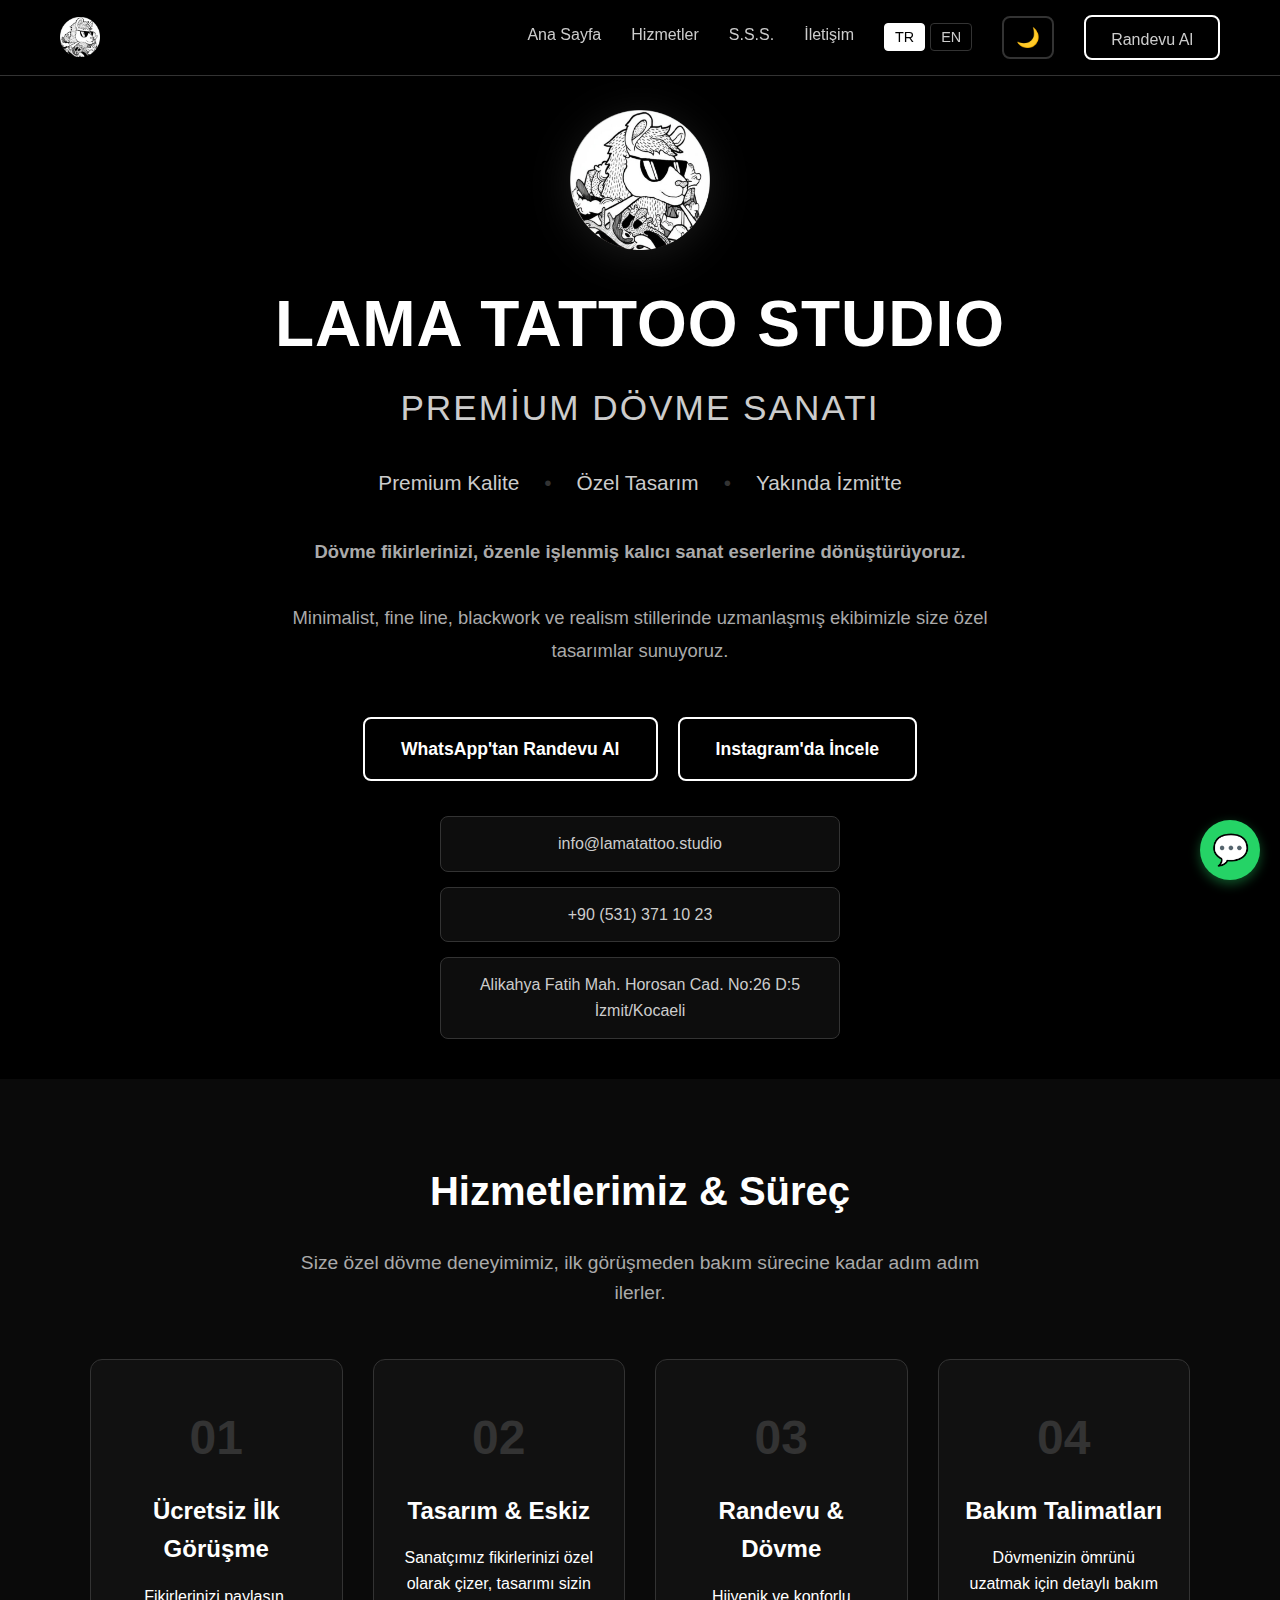
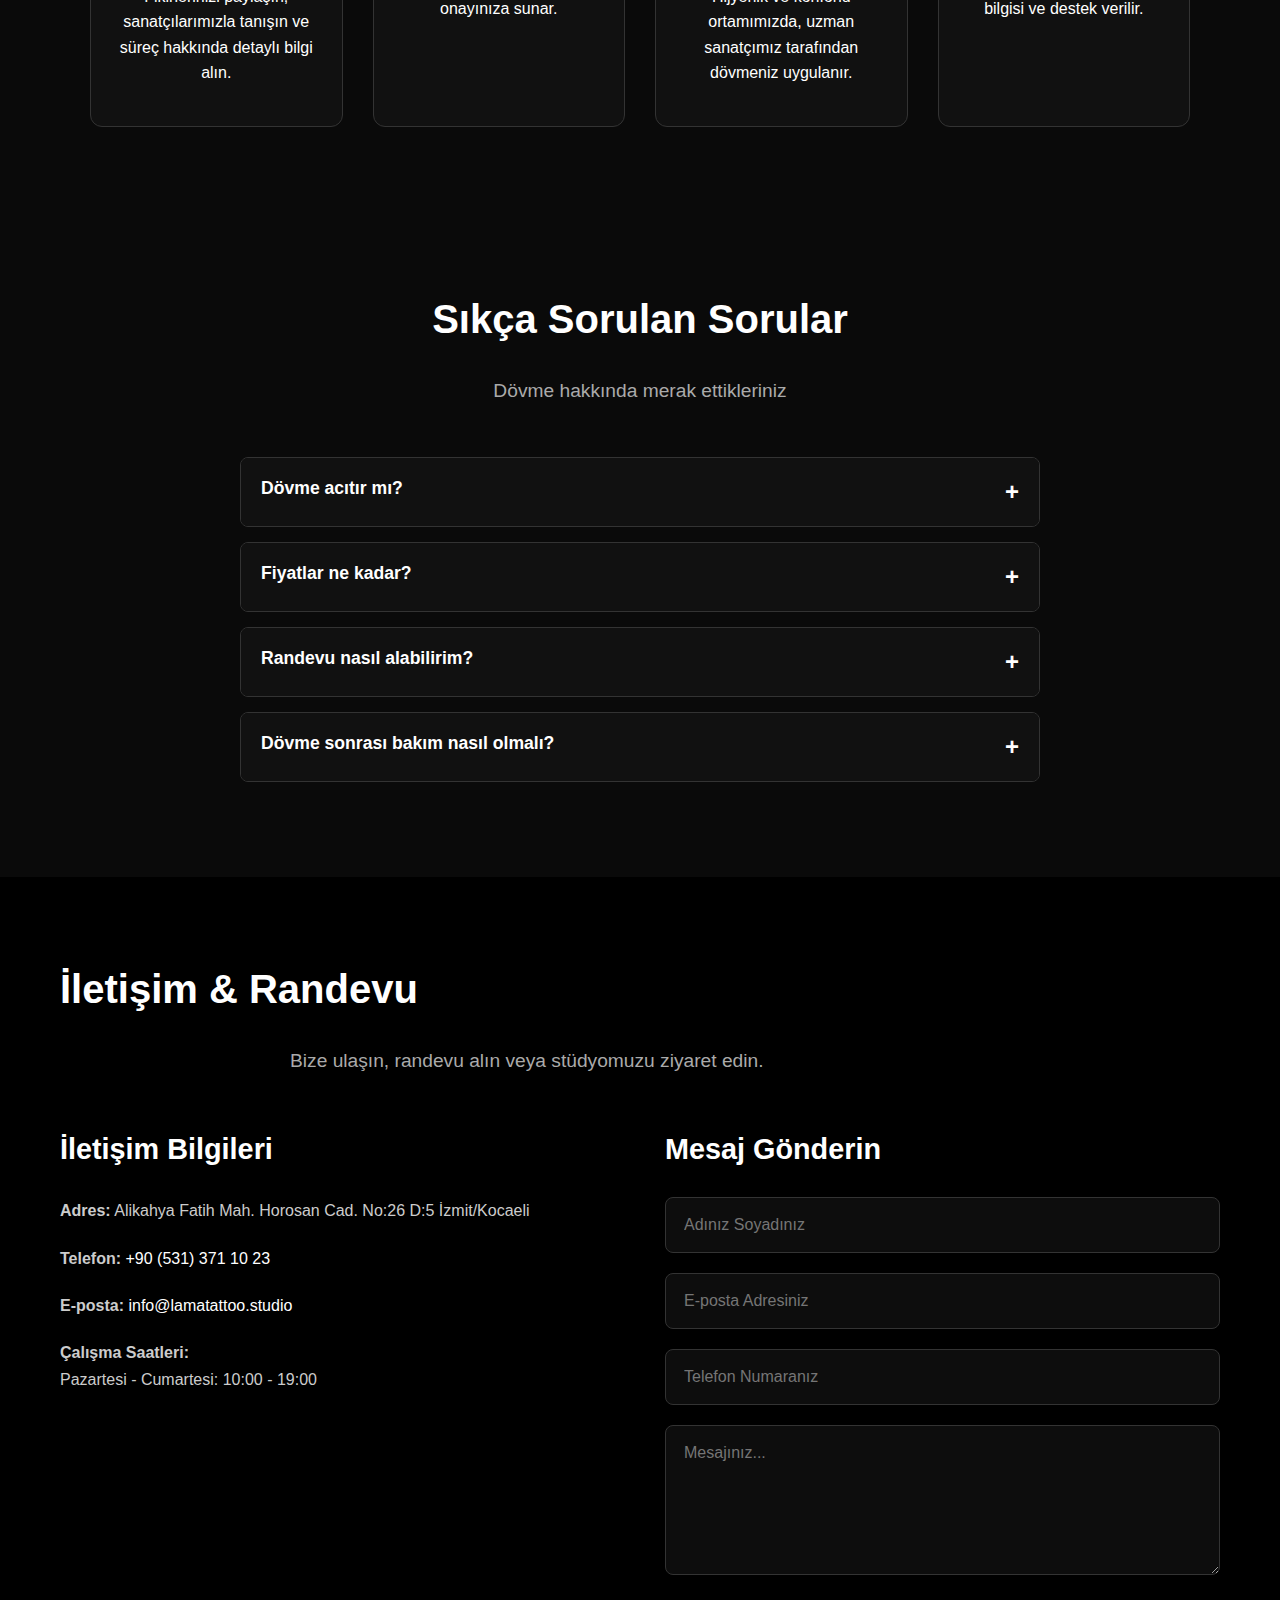
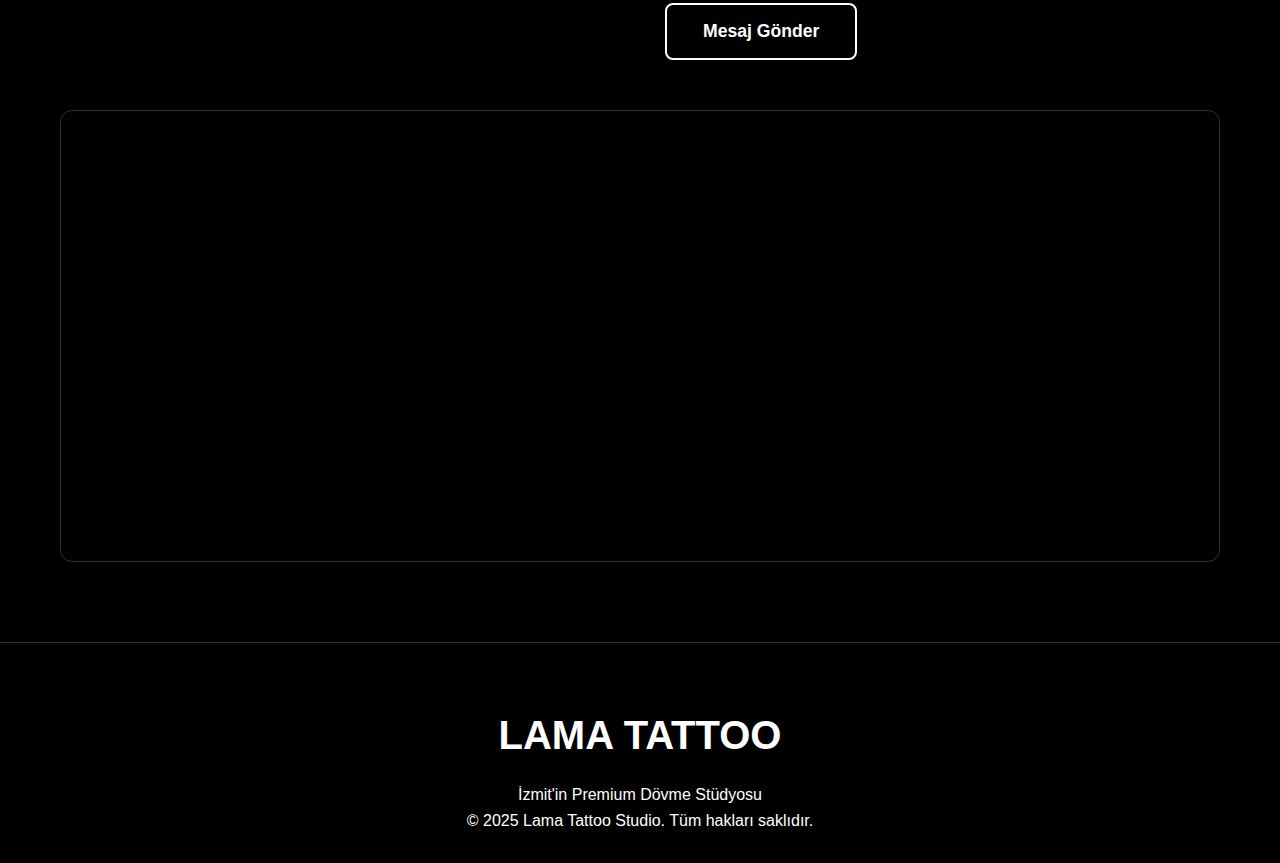
<file: index.html>
<!DOCTYPE html>
<html lang="tr">
<head>
    <meta charset="UTF-8">
    <meta name="viewport" content="width=device-width, initial-scale=1.0">
    <meta http-equiv="X-UA-Compatible" content="IE=edge">
    
    <title>Lama Tattoo Studio İzmit | Premium Dövme Stüdyosu</title>
    <meta name="description" content="İzmit'in premium dövme stüdyosu. Minimalist, fine line, blackwork, geometric ve realism dövme stilleri.">
    
    <link rel="icon" href="data:image/svg+xml,<svg xmlns=%22http://www.w3.org/2000/svg%22 viewBox=%220 0 100 100%22><text y=%22.9em%22 font-size=%2290%22>🦙</text></svg>">
    
    <script async src="https://www.googletagmanager.com/gtag/js?id=G-6H2GPLP2TK"></script>
    <script>
      window.dataLayer = window.dataLayer || [];
      function gtag(){dataLayer.push(arguments);}
      gtag('js', new Date());
      gtag('config', 'G-6H2GPLP2TK');
    </script>
    
    <style>
        :root {
            --bg-primary: #000000;
            --bg-secondary: #0a0a0a;
            --text-primary: #FFFFFF;
            --text-secondary: #CCCCCC;
            --text-tertiary: #AAAAAA;
            --border-color: #333333;
            --accent-color: #FFFFFF;
            --card-bg: #111111;
            --shadow-color: rgba(255, 255, 255, 0.1);
        }
        
        [data-theme="light"] {
            --bg-primary: #FFFFFF;
            --bg-secondary: #F5F5F5;
            --text-primary: #000000;
            --text-secondary: #333333;
            --text-tertiary: #555555;
            --border-color: #DDDDDD;
            --accent-color: #000000;
            --card-bg: #FFFFFF;
            --shadow-color: rgba(0, 0, 0, 0.1);
        }

        * {
            margin: 0;
            padding: 0;
            box-sizing: border-box;
        }

        html {
            scroll-behavior: smooth;
            scroll-padding-top: 80px;
        }

        body {
            font-family: -apple-system, BlinkMacSystemFont, 'Segoe UI', Roboto, Oxygen, Ubuntu, sans-serif;
            line-height: 1.6;
            color: var(--text-primary);
            background-color: var(--bg-primary);
            overflow-x: hidden;
            transition: background-color 0.3s ease, color 0.3s ease;
        }

        .navbar {
            position: fixed;
            top: 0;
            left: 0;
            width: 100%;
            background-color: rgba(0, 0, 0, 0.95);
            border-bottom: 1px solid var(--border-color);
            z-index: 1000;
            padding: 15px 0;
            transition: all 0.3s ease;
        }
        
        [data-theme="light"] .navbar {
            background-color: rgba(255, 255, 255, 0.95);
            box-shadow: 0 2px 10px var(--shadow-color);
        }

        .nav-container {
            max-width: 1200px;
            margin: 0 auto;
            padding: 0 20px;
            display: flex;
            justify-content: space-between;
            align-items: center;
        }

        .nav-logo {
            height: 40px;
        }

        .nav-links {
            display: flex;
            gap: 30px;
            align-items: center;
        }

        .nav-links a {
            color: var(--text-secondary);
            text-decoration: none;
            font-weight: 500;
            font-size: 1rem;
            transition: all 0.3s ease;
            position: relative;
            padding-bottom: 5px;
        }

        .nav-links a::after {
            content: '';
            position: absolute;
            bottom: 0;
            left: 0;
            width: 0;
            height: 2px;
            background: var(--accent-color);
            transition: width 0.3s ease;
        }

        .nav-links a:hover::after {
            width: 100%;
        }

        .nav-cta {
            background: transparent;
            color: var(--accent-color);
            border: 2px solid var(--accent-color);
            padding: 10px 25px;
            border-radius: 8px;
            text-decoration: none;
            font-weight: 600;
            transition: all 0.3s ease;
        }

        .nav-cta:hover {
            background: var(--accent-color) !important;
            color: #000000 !important;
            transform: scale(1.05);
        }
        
        [data-theme="light"] .nav-cta {
            color: #000000;
            border-color: #000000;
        }
        
        [data-theme="light"] .nav-cta:hover {
            background: #000000 !important;
            color: #FFFFFF !important;
        }
        
        .theme-toggle {
            background: none;
            border: 2px solid var(--border-color);
            color: var(--text-primary);
            padding: 8px 12px;
            border-radius: 8px;
            cursor: pointer;
            font-size: 1.2rem;
            transition: all 0.3s ease;
        }
        
        .theme-toggle:hover {
            border-color: var(--accent-color);
            transform: scale(1.05);
        }
        
        .lang-switcher {
            display: flex;
            gap: 5px;
        }
        
        .lang-btn {
            background: none;
            border: 1px solid var(--border-color);
            color: var(--text-secondary);
            padding: 5px 10px;
            border-radius: 4px;
            cursor: pointer;
            font-size: 0.9rem;
            transition: all 0.3s ease;
        }
        
        .lang-btn.active,
        .lang-btn:hover {
            background: var(--accent-color);
            color: var(--bg-primary);
            border-color: var(--accent-color);
        }

        .hamburger {
            display: none;
            flex-direction: column;
            gap: 5px;
            background: none;
            border: none;
            cursor: pointer;
            padding: 5px;
        }
        
        .hamburger span {
            width: 25px;
            height: 3px;
            background: var(--text-primary);
            transition: all 0.3s ease;
            border-radius: 2px;
        }
        
        .hamburger.active span:nth-child(1) {
            transform: rotate(45deg) translate(8px, 8px);
        }
        
        .hamburger.active span:nth-child(2) {
            opacity: 0;
        }
        
        .hamburger.active span:nth-child(3) {
            transform: rotate(-45deg) translate(7px, -6px);
        }

        @media (max-width: 968px) {
            .hamburger {
                display: flex;
            }
            
            .nav-links {
                position: fixed;
                top: 70px;
                left: -100%;
                flex-direction: column;
                background: var(--bg-primary);
                width: 100%;
                padding: 20px;
                gap: 20px;
                transition: left 0.3s ease;
                border-top: 1px solid var(--border-color);
                max-height: calc(100vh - 70px);
                overflow-y: auto;
            }
            
            .nav-links.active {
                left: 0;
            }
        }

        .container {
            max-width: 1200px;
            margin: 0 auto;
            padding: 0 20px;
        }

        .hero {
            min-height: 100vh;
            display: flex;
            flex-direction: column;
            justify-content: center;
            align-items: center;
            text-align: center;
            padding: 110px 20px 40px;
            background: var(--bg-primary);
        }

        .logo-container {
            margin-bottom: 30px;
        }

        .site-logo {
            max-width: min(450px, 85vw);
            height: auto;
            max-height: 140px;
            filter: drop-shadow(0 6px 20px var(--shadow-color));
        }

        .brand-title {
            font-size: clamp(3rem, 6vw, 4rem);
            font-weight: 800;
            margin: 15px 0 5px;
            letter-spacing: 1px;
        }

        .brand-subtitle {
            font-size: clamp(1.8rem, 3vw, 2.2rem);
            font-weight: 300;
            color: var(--text-secondary);
            margin: 0 0 25px;
            letter-spacing: 2px;
            text-transform: uppercase;
        }

        .premium-tags {
            display: flex;
            flex-wrap: wrap;
            justify-content: center;
            gap: 25px;
            margin-bottom: 35px;
        }

        .premium-tag {
            color: var(--text-secondary);
            font-weight: 500;
            font-size: 1.3rem;
        }

        .premium-tag:not(:last-child)::after {
            content: '•';
            margin-left: 25px;
            color: var(--border-color);
        }

        .hero-description {
            font-size: 1.15rem;
            max-width: 700px;
            margin: 0 auto 50px;
            color: var(--text-tertiary);
            line-height: 1.8;
        }

        .cta-buttons {
            display: flex;
            flex-wrap: wrap;
            gap: 20px;
            justify-content: center;
            margin-bottom: 35px;
        }

        .btn {
            display: inline-flex;
            padding: 16px 36px;
            border-radius: 8px;
            font-weight: 600;
            font-size: 1.1rem;
            text-decoration: none;
            transition: all 0.4s ease;
            border: 2px solid var(--accent-color);
        }

        .btn-primary {
            background: transparent;
            color: var(--accent-color);
        }

        .btn-primary:hover {
            background: var(--accent-color) !important;
            color: #000000 !important;
            transform: translateY(-5px);
        }
        
        [data-theme="light"] .btn-primary {
            color: #000000;
            border-color: #000000;
        }
        
        [data-theme="light"] .btn-primary:hover {
            background: #000000 !important;
            color: #FFFFFF !important;
        }

        .contact-links {
            display: flex;
            flex-direction: column;
            gap: 15px;
            max-width: 400px;
            margin: 0 auto;
        }

        .contact-link {
            background: rgba(255, 255, 255, 0.05);
            border: 1px solid var(--border-color);
            color: var(--text-secondary);
            padding: 14px 24px;
            border-radius: 8px;
            text-decoration: none;
            transition: all 0.3s ease;
        }
        
        [data-theme="light"] .contact-link {
            background: rgba(0, 0, 0, 0.05);
        }

        .contact-link:hover {
            border-color: var(--accent-color);
            transform: translateY(-3px);
        }

        .services-process {
            padding: 80px 20px;
            background: var(--bg-secondary);
            text-align: center;
            scroll-margin-top: 80px;
        }

        .section-title {
            font-size: 2.5rem;
            margin-bottom: 25px;
            font-weight: 700;
        }

        .section-subtitle {
            color: var(--text-tertiary);
            max-width: 700px;
            margin: 0 auto 50px;
            font-size: 1.2rem;
        }

        .process-steps {
            display: grid;
            grid-template-columns: repeat(auto-fit, minmax(250px, 1fr));
            gap: 30px;
            max-width: 1100px;
            margin: 0 auto;
        }

        .step-card {
            background: var(--card-bg);
            padding: 40px 25px;
            border-radius: 12px;
            border: 1px solid var(--border-color);
            transition: all 0.4s ease;
        }

        .step-card:hover {
            transform: translateY(-10px);
            border-color: var(--accent-color);
        }

        .step-number {
            font-size: 3rem;
            font-weight: 800;
            color: var(--border-color);
            margin-bottom: 15px;
        }

        .step-card h3 {
            font-size: 1.5rem;
            margin-bottom: 15px;
        }

        .slider-section {
            padding: 80px 20px;
            background: var(--bg-secondary);
            text-align: center;
            scroll-margin-top: 80px;
        }

        .slider-container {
            max-width: 900px;
            margin: 50px auto 0;
            position: relative;
            overflow: hidden;
            border-radius: 16px;
            border: 1px solid var(--border-color);
            background: var(--card-bg);
        }

        .slider-wrapper {
            position: relative;
            width: 100%;
            padding-bottom: 75%;
            overflow: hidden;
        }

        .slider-track {
            position: absolute;
            top: 0;
            left: 0;
            width: 100%;
            height: 100%;
        }

        .slide {
            position: absolute;
            top: 0;
            left: 0;
            width: 100%;
            height: 100%;
            opacity: 0;
            transition: opacity 0.6s ease-in-out;
            display: flex;
            flex-direction: column;
        }

        .slide.active {
            opacity: 1;
            z-index: 1;
        }

        .slide-image {
            flex: 1;
            overflow: hidden;
        }

        .slide-image img {
            width: 100%;
            height: 100%;
            object-fit: cover;
        }

        .slide-caption {
            background: linear-gradient(to top, rgba(0, 0, 0, 0.9), rgba(0, 0, 0, 0.7));
            padding: 30px 20px;
            text-align: center;
        }

        [data-theme="light"] .slide-caption {
            background: linear-gradient(to top, rgba(255, 255, 255, 0.95), rgba(255, 255, 255, 0.85));
        }

        .slide-caption h3 {
            font-size: 1.8rem;
            margin-bottom: 10px;
        }

        .slider-btn {
            position: absolute;
            top: 50%;
            transform: translateY(-50%);
            background: rgba(0, 0, 0, 0.5);
            border: 2px solid var(--border-color);
            color: var(--text-primary);
            width: 50px;
            height: 50px;
            border-radius: 50%;
            display: flex;
            align-items: center;
            justify-content: center;
            cursor: pointer;
            transition: all 0.3s ease;
            z-index: 10;
        }

        .slider-btn:hover {
            background: var(--accent-color);
            color: #000;
        }

        .prev-btn {
            left: 20px;
        }

        .next-btn {
            right: 20px;
        }

        .slider-dots {
            position: absolute;
            bottom: 20px;
            left: 50%;
            transform: translateX(-50%);
            display: flex;
            gap: 12px;
            z-index: 10;
        }

        .dot {
            width: 12px;
            height: 12px;
            border-radius: 50%;
            background: rgba(255, 255, 255, 0.4);
            border: 2px solid var(--border-color);
            cursor: pointer;
            transition: all 0.3s ease;
            padding: 0;
        }

        .dot.active {
            background: var(--accent-color);
            width: 30px;
            border-radius: 6px;
        }

        .faq-section {
            padding: 80px 20px;
            background: var(--bg-secondary);
            text-align: center;
            scroll-margin-top: 80px;
        }
        
        .faq-container {
            max-width: 800px;
            margin: 50px auto 0;
            text-align: left;
        }
        
        .faq-item {
            margin-bottom: 15px;
            border: 1px solid var(--border-color);
            border-radius: 8px;
            overflow: hidden;
        }
        
        .faq-question {
            width: 100%;
            padding: 20px;
            background: var(--card-bg);
            border: none;
            text-align: left;
            font-size: 1.1rem;
            font-weight: 600;
            color: var(--text-primary);
            cursor: pointer;
            display: flex;
            justify-content: space-between;
        }
        
        .faq-icon {
            font-size: 1.5rem;
            transition: transform 0.3s ease;
        }
        
        .faq-question.active .faq-icon {
            transform: rotate(45deg);
        }
        
        .faq-answer {
            max-height: 0;
            overflow: hidden;
            padding: 0 20px;
            background: var(--bg-secondary);
            transition: max-height 0.3s ease, padding 0.3s ease;
        }
        
        .faq-answer.active {
            max-height: 500px;
            padding: 20px;
        }

        .contact-section {
            padding: 80px 20px;
            background: var(--bg-primary);
            scroll-margin-top: 80px;
        }

        .contact-container {
            display: grid;
            grid-template-columns: repeat(auto-fit, minmax(300px, 1fr));
            gap: 50px;
            max-width: 1200px;
            margin: 50px auto;
        }

        .contact-details h3 {
            color: var(--text-primary);
            font-size: 1.8rem;
            margin-bottom: 25px;
        }

        .contact-details p {
            color: var(--text-secondary);
            margin-bottom: 20px;
            line-height: 1.7;
        }

        .contact-details a {
            color: var(--text-primary);
            text-decoration: none;
            transition: color 0.3s ease;
        }

        .contact-details a:hover {
            color: var(--text-secondary);
        }

        .contact-form h3 {
            color: var(--text-primary);
            font-size: 1.8rem;
            margin-bottom: 25px;
        }

        .contact-form input,
        .contact-form textarea {
            width: 100%;
            padding: 18px;
            background: rgba(255, 255, 255, 0.05);
            border: 1px solid var(--border-color);
            border-radius: 8px;
            color: var(--text-primary);
            font-size: 1rem;
            font-family: inherit;
            margin-bottom: 20px;
        }
        
        [data-theme="light"] .contact-form input,
        [data-theme="light"] .contact-form textarea {
            background: rgba(0, 0, 0, 0.05);
        }

        .contact-form textarea {
            min-height: 150px;
            resize: vertical;
        }

        .map-container {
            max-width: 1200px;
            margin: 50px auto 0;
            border-radius: 12px;
            overflow: hidden;
            border: 1px solid var(--border-color);
        }

        .map-container iframe {
            width: 100%;
            height: 450px;
            display: block;
            border: none;
        }

        .footer {
            padding: 60px 20px 30px;
            background: var(--bg-primary);
            text-align: center;
            border-top: 1px solid var(--border-color);
        }

        .footer-title {
            font-size: 2.5rem;
            font-weight: 800;
            margin-bottom: 15px;
        }

        .whatsapp-float {
            position: fixed;
            bottom: 20px;
            right: 20px;
            background: #25D366;
            color: white;
            width: 60px;
            height: 60px;
            border-radius: 50%;
            display: flex;
            align-items: center;
            justify-content: center;
            font-size: 30px;
            box-shadow: 0 4px 12px rgba(37, 211, 102, 0.4);
            z-index: 999;
            text-decoration: none;
        }

        .campaign-modal {
            display: none;
            position: fixed;
            z-index: 10000;
            left: 0;
            top: 0;
            width: 100%;
            height: 100%;
            background-color: rgba(0, 0, 0, 0.8);
        }

        .campaign-modal.show {
            display: flex;
            align-items: center;
            justify-content: center;
        }

        .campaign-content {
            background: var(--card-bg);
            border: 2px solid var(--accent-color);
            border-radius: 16px;
            max-width: 500px;
            width: 90%;
            position: relative;
        }

        .campaign-close {
            position: absolute;
            right: 15px;
            top: 15px;
            font-size: 32px;
            background: none;
            border: none;
            color: var(--text-secondary);
            cursor: pointer;
            width: 40px;
            height: 40px;
            border-radius: 50%;
        }

        .campaign-body {
            padding: 50px 30px 30px;
            text-align: center;
        }

        .campaign-body h2 {
            font-size: 2rem;
            margin-bottom: 20px;
        }

        .campaign-text {
            font-size: 1.3rem;
            color: var(--text-secondary);
            margin-bottom: 15px;
        }

        .campaign-text strong {
            color: var(--accent-color);
            font-size: 1.5rem;
        }

        .campaign-btn {
            display: inline-block;
            background: var(--accent-color);
            color: #000;
            padding: 15px 40px;
            border-radius: 8px;
            text-decoration: none;
            font-weight: 700;
            font-size: 1.1rem;
        }

        [data-theme="light"] .campaign-btn {
            background: #000;
            color: #fff;
        }

        @media (max-width: 768px) {
            .slider-wrapper {
                padding-bottom: 100%;
            }
            
            .slider-btn {
                width: 40px;
                height: 40px;
            }
            
            .prev-btn {
                left: 10px;
            }
            
            .next-btn {
                right: 10px;
            }
            
            .premium-tags {
                flex-direction: column;
                gap: 15px;
            }
            
            .premium-tag::after {
                display: none;
            }
        }
    </style>
</head>
<body>
    <nav class="navbar">
        <div class="nav-container">
            <img src="./lama.png" alt="Lama Tattoo Studio" class="nav-logo">
            
            <button class="hamburger">
                <span></span>
                <span></span>
                <span></span>
            </button>
            
            <div class="nav-links">
                <a href="#home" data-tr="Ana Sayfa" data-en="Home">Ana Sayfa</a>
                <a href="#services" data-tr="Hizmetler" data-en="Services">Hizmetler</a>
                <a href="#faq" data-tr="S.S.S." data-en="FAQ">S.S.S.</a>
                <a href="#contact" data-tr="İletişim" data-en="Contact">İletişim</a>
                
                <div class="lang-switcher">
                    <button class="lang-btn active" data-lang="tr">TR</button>
                    <button class="lang-btn" data-lang="en">EN</button>
                </div>
                
                <button class="theme-toggle">
                    <span class="theme-icon">🌙</span>
                </button>
                
                <a href="https://wa.me/905313711023" class="nav-cta" data-tr="Randevu Al" data-en="Book Now" target="_blank">Randevu Al</a>
            </div>
        </div>
    </nav>

    <main id="home" class="hero">
        <div class="container">
            <div class="logo-container">
                <img src="./lama.png" alt="Lama Tattoo Studio" class="site-logo">
                <h1 class="brand-title">LAMA TATTOO STUDIO</h1>
                <p class="brand-subtitle" data-tr="Premium Dövme Sanatı" data-en="Premium Tattoo Art">Premium Dövme Sanatı</p>
            </div>
            
            <div class="premium-tags">
                <span class="premium-tag" data-tr="Premium Kalite" data-en="Premium Quality">Premium Kalite</span>
                <span class="premium-tag" data-tr="Özel Tasarım" data-en="Custom Design">Özel Tasarım</span>
                <span class="premium-tag" data-tr="Yakında İzmit'te" data-en="Coming Soon to Izmit">Yakında İzmit'te</span>
            </div>
            
            <div class="hero-description">
                <strong data-tr="Dövme fikirlerinizi, özenle işlenmiş kalıcı sanat eserlerine dönüştürüyoruz." data-en="We transform your tattoo ideas into carefully crafted permanent works of art.">Dövme fikirlerinizi, özenle işlenmiş kalıcı sanat eserlerine dönüştürüyoruz.</strong><br><br>
                <span data-tr="Minimalist, fine line, blackwork ve realism stillerinde uzmanlaşmış ekibimizle size özel tasarımlar sunuyoruz." data-en="We offer custom designs with our team specialized in minimalist, fine line, blackwork and realism styles.">Minimalist, fine line, blackwork ve realism stillerinde uzmanlaşmış ekibimizle 
                size özel tasarımlar sunuyoruz.</span>
            </div>

            <div class="cta-buttons">
                <a href="https://wa.me/905313711023" target="_blank" class="btn btn-primary" data-tr="WhatsApp'tan Randevu Al" data-en="Book via WhatsApp">
                    WhatsApp'tan Randevu Al
                </a>
                <a href="https://instagram.com/lamatattooer" target="_blank" class="btn btn-primary" data-tr="Instagram'da İncele" data-en="View on Instagram">
                    Instagram'da İncele
                </a>
            </div>

            <div class="contact-links">
                <a href="mailto:info@lamatattoo.studio" class="contact-link">
                    info@lamatattoo.studio
                </a>
                <a href="tel:+905313711023" class="contact-link">
                    +90 (531) 371 10 23
                </a>
                <span class="contact-link">
                    Alikahya Fatih Mah. Horosan Cad. No:26 D:5 İzmit/Kocaeli
                </span>
            </div>
        </div>
    </main>

    <section class="services-process" id="services">
        <div class="container">
            <h2 class="section-title" data-tr="Hizmetlerimiz & Süreç" data-en="Our Services & Process">Hizmetlerimiz & Süreç</h2>
            <p class="section-subtitle" data-tr="Size özel dövme deneyimimiz, ilk görüşmeden bakım sürecine kadar adım adım ilerler." data-en="Our custom tattoo experience progresses step by step from the first consultation to the aftercare process.">
                Size özel dövme deneyimimiz, ilk görüşmeden bakım sürecine kadar adım adım ilerler.
            </p>
            
            <div class="process-steps">
                <div class="step-card">
                    <div class="step-number">01</div>
                    <h3 data-tr="Ücretsiz İlk Görüşme" data-en="Free Consultation">Ücretsiz İlk Görüşme</h3>
                    <p data-tr="Fikirlerinizi paylaşın, sanatçılarımızla tanışın ve süreç hakkında detaylı bilgi alın." data-en="Share your ideas, meet our artists and get detailed information about the process.">Fikirlerinizi paylaşın, sanatçılarımızla tanışın ve süreç hakkında detaylı bilgi alın.</p>
                </div>
                <div class="step-card">
                    <div class="step-number">02</div>
                    <h3 data-tr="Tasarım & Eskiz" data-en="Design & Sketch">Tasarım & Eskiz</h3>
                    <p data-tr="Sanatçımız fikirlerinizi özel olarak çizer, tasarımı sizin onayınıza sunar." data-en="Our artist draws your ideas custom, presents the design for your approval.">Sanatçımız fikirlerinizi özel olarak çizer, tasarımı sizin onayınıza sunar.</p>
                </div>
                <div class="step-card">
                    <div class="step-number">03</div>
                    <h3 data-tr="Randevu & Dövme" data-en="Appointment & Tattoo">Randevu & Dövme</h3>
                    <p data-tr="Hijyenik ve konforlu ortamımızda, uzman sanatçımız tarafından dövmeniz uygulanır." data-en="Your tattoo is applied by our expert artist in our hygienic and comfortable environment.">Hijyenik ve konforlu ortamımızda, uzman sanatçımız tarafından dövmeniz uygulanır.</p>
                </div>
                <div class="step-card">
                    <div class="step-number">04</div>
                    <h3 data-tr="Bakım Talimatları" data-en="Aftercare Instructions">Bakım Talimatları</h3>
                    <p data-tr="Dövmenizin ömrünü uzatmak için detaylı bakım bilgisi ve destek verilir." data-en="Detailed care information and support is provided to extend the life of your tattoo.">Dövmenizin ömrünü uzatmak için detaylı bakım bilgisi ve destek verilir.</p>
                </div>
            </div>
        </div>
    </section>

    <section class="faq-section" id="faq">
        <div class="container">
            <h2 class="section-title" data-tr="Sıkça Sorulan Sorular" data-en="Frequently Asked Questions">Sıkça Sorulan Sorular</h2>
            <p class="section-subtitle" data-tr="Dövme hakkında merak ettikleriniz" data-en="What you wonder about tattoos">Dövme hakkında merak ettikleriniz</p>
            
            <div class="faq-container">
                <div class="faq-item">
                    <button class="faq-question">
                        <span data-tr="Dövme acıtır mı?" data-en="Does tattoo hurt?">Dövme acıtır mı?</span>
                        <span class="faq-icon">+</span>
                    </button>
                    <div class="faq-answer">
                        <p data-tr="Acı seviyesi kişiden kişiye ve dövme yapılacak bölgeye göre değişir. Profesyonel ekibimiz süreci mümkün olduğunca konforlu hale getirir." data-en="Pain level varies from person to person and depends on the area to be tattooed. Our professional team makes the process as comfortable as possible.">Acı seviyesi kişiden kişiye ve dövme yapılacak bölgeye göre değişir. Profesyonel ekibimiz süreci mümkün olduğunca konforlu hale getirir.</p>
                    </div>
                </div>
                
                <div class="faq-item">
                    <button class="faq-question">
                        <span data-tr="Fiyatlar ne kadar?" data-en="What are the prices?">Fiyatlar ne kadar?</span>
                        <span class="faq-icon">+</span>
                    </button>
                    <div class="faq-answer">
                        <p data-tr="Fiyatlar tasarımın büyüklüğü, detayı ve sanatçıya göre değişiklik gösterir. Ücretsiz danışma için bizimle iletişime geçin." data-en="Prices vary depending on the size, detail and artist of the design. Contact us for a free consultation.">Fiyatlar tasarımın büyüklüğü, detayı ve sanatçıya göre değişiklik gösterir. Ücretsiz danışma için bizimle iletişime geçin.</p>
                    </div>
                </div>
                
                <div class="faq-item">
                    <button class="faq-question">
                        <span data-tr="Randevu nasıl alabilirim?" data-en="How can I get an appointment?">Randevu nasıl alabilirim?</span>
                        <span class="faq-icon">+</span>
                    </button>
                    <div class="faq-answer">
                        <p data-tr="WhatsApp, telefon veya e-posta yoluyla bizimle iletişime geçebilirsiniz. Tasarım fikrinizi paylaşın, uygun tarih belirleyelim." data-en="You can contact us via WhatsApp, phone or email. Share your design idea and we'll set a suitable date.">WhatsApp, telefon veya e-posta yoluyla bizimle iletişime geçebilirsiniz. Tasarım fikrinizi paylaşın, uygun tarih belirleyelim.</p>
                    </div>
                </div>
                
                <div class="faq-item">
                    <button class="faq-question">
                        <span data-tr="Dövme sonrası bakım nasıl olmalı?" data-en="How should aftercare be after tattoo?">Dövme sonrası bakım nasıl olmalı?</span>
                        <span class="faq-icon">+</span>
                    </button>
                    <div class="faq-answer">
                        <p data-tr="Dövme sonrası size detaylı bakım talimatları vereceğiz. Temiz tutmak, nemlendirmek ve güneşten korumak en önemli adımlardır." data-en="After the tattoo, we will give you detailed care instructions. Keeping it clean, moisturizing and protecting from the sun are the most important steps.">Dövme sonrası size detaylı bakım talimatları vereceğiz. Temiz tutmak, nemlendirmek ve güneşten korumak en önemli adımlardır.</p>
                    </div>
                </div>
            </div>
        </div>
    </section>

    <section class="contact-section" id="contact">
        <div class="container">
            <h2 class="section-title" data-tr="İletişim & Randevu" data-en="Contact & Appointment">İletişim & Randevu</h2>
            <p class="section-subtitle" data-tr="Bize ulaşın, randevu alın veya stüdyomuzu ziyaret edin." data-en="Contact us, make an appointment or visit our studio.">Bize ulaşın, randevu alın veya stüdyomuzu ziyaret edin.</p>
            
            <div class="contact-container">
                <div class="contact-details">
                    <h3 data-tr="İletişim Bilgileri" data-en="Contact Information">İletişim Bilgileri</h3>
                    <p><strong data-tr="Adres:" data-en="Address:">Adres:</strong> Alikahya Fatih Mah. Horosan Cad. No:26 D:5 İzmit/Kocaeli</p>
                    <p><strong data-tr="Telefon:" data-en="Phone:">Telefon:</strong> <a href="tel:+905313711023">+90 (531) 371 10 23</a></p>
                    <p><strong data-tr="E-posta:" data-en="Email:">E-posta:</strong> <a href="mailto:info@lamatattoo.studio">info@lamatattoo.studio</a></p>
                    <p><strong data-tr="Çalışma Saatleri:" data-en="Working Hours:">Çalışma Saatleri:</strong><br><span data-tr="Pazartesi - Cumartesi: 10:00 - 19:00" data-en="Monday - Saturday: 10:00 - 19:00">Pazartesi - Cumartesi: 10:00 - 19:00</span></p>
                </div>
                
                <div class="contact-form">
                    <h3 data-tr="Mesaj Gönderin" data-en="Send Message">Mesaj Gönderin</h3>
                    <form action="https://formspree.io/f/xeezgzla" method="POST">
                        <input type="text" name="name" placeholder="Adınız Soyadınız" data-placeholder-tr="Adınız Soyadınız" data-placeholder-en="Your Full Name" required>
                        <input type="email" name="email" placeholder="E-posta Adresiniz" data-placeholder-tr="E-posta Adresiniz" data-placeholder-en="Your Email Address" required>
                        <input type="tel" name="phone" placeholder="Telefon Numaranız" data-placeholder-tr="Telefon Numaranız" data-placeholder-en="Your Phone Number">
                        <textarea name="message" placeholder="Mesajınız..." data-placeholder-tr="Mesajınız..." data-placeholder-en="Your message..." required></textarea>
                        <button type="submit" class="btn btn-primary" data-tr="Mesaj Gönder" data-en="Send Message">Mesaj Gönder</button>
                    </form>
                </div>
            </div>
            
            <div class="map-container">
                <iframe src="https://www.google.com/maps/embed?pb=!1m18!1m12!1m3!1d1510.7479062344485!2d29.978641641944474!3d40.773112746064676!2m3!1f0!2f0!3f0!3m2!1i1024!2i768!4f13.1!3m3!1m2!1s0x14cb51fccb9cc2f3%3A0x1281aec8dcb1002d!2sLama%20Tattoo!5e0!3m2!1str!2str!4v1770121459808!5m2!1str!2str" 
                        width="100%" 
                        height="450" 
                        style="border:0;" 
                        allowfullscreen="" 
                        loading="lazy" 
                        referrerpolicy="no-referrer-when-downgrade"
                        title="Lama Tattoo Studio Konumu">
                </iframe>
            </div>
        </div>
    </section>

    <footer class="footer">
        <div class="container">
            <div class="footer-title">LAMA TATTOO</div>
            <p data-tr="İzmit'in Premium Dövme Stüdyosu" data-en="Izmit's Premium Tattoo Studio">İzmit'in Premium Dövme Stüdyosu</p>
            <p>&copy; 2025 Lama Tattoo Studio. <span data-tr="Tüm hakları saklıdır." data-en="All rights reserved.">Tüm hakları saklıdır.</span></p>
        </div>
    </footer>

    <a href="https://wa.me/905313711023" class="whatsapp-float" target="_blank">💬</a>

    <div id="campaignModal" class="campaign-modal">
        <div class="campaign-content">
            <button class="campaign-close">&times;</button>
            <div class="campaign-body">
                <h2>🎉 <span data-tr="Açılış Kampanyası!" data-en="Opening Campaign!">Açılış Kampanyası!</span></h2>
                <p class="campaign-text"><span data-tr="İlk 20 müşterimize" data-en="20% discount for">İlk 20 müşterimize</span> <strong data-tr="%20 indirim" data-en="our first 20 customers">%20 indirim</strong>!</p>
                <p data-tr="Şubat ayı boyunca geçerli." data-en="Valid throughout February.">Şubat ayı boyunca geçerli.</p>
                <a href="https://wa.me/905313711023" class="campaign-btn" data-tr="Hemen Randevu Al" data-en="Book Now">Hemen Randevu Al</a>
            </div>
        </div>
    </div>

    <script>
        // Theme Toggle - DÜZELTİLDİ
        const themeToggle = document.querySelector('.theme-toggle');
        const themeIcon = document.querySelector('.theme-icon');
        const currentTheme = localStorage.getItem('theme') || 'dark';
        document.documentElement.setAttribute('data-theme', currentTheme);
        themeIcon.textContent = currentTheme === 'dark' ? '🌙' : '☀️';
        
        themeToggle.addEventListener('click', () => {
            const theme = document.documentElement.getAttribute('data-theme');
            const newTheme = theme === 'dark' ? 'light' : 'dark';
            document.documentElement.setAttribute('data-theme', newTheme);
            localStorage.setItem('theme', newTheme);
            themeIcon.textContent = newTheme === 'dark' ? '🌙' : '☀️';
            
            if (typeof gtag !== 'undefined') {
                gtag('event', 'theme_change', {'theme': newTheme});
            }
        });
        
        // Language Switcher - DÜZELTİLDİ
        const langButtons = document.querySelectorAll('.lang-btn');
        const currentLang = localStorage.getItem('language') || 'tr';
        document.documentElement.setAttribute('lang', currentLang);
        
        langButtons.forEach(btn => {
            if (btn.dataset.lang === currentLang) {
                btn.classList.add('active');
            }
        });
        
        function updateLanguage(lang) {
            document.querySelectorAll('[data-tr]').forEach(element => {
                const text = element.getAttribute(`data-${lang}`);
                if (text) {
                    if (element.tagName === 'INPUT' || element.tagName === 'TEXTAREA') {
                        element.placeholder = text;
                    } else {
                        element.textContent = text;
                    }
                }
            });
        }
        
        updateLanguage(currentLang);
        
        langButtons.forEach(button => {
            button.addEventListener('click', () => {
                const lang = button.dataset.lang;
                langButtons.forEach(btn => btn.classList.remove('active'));
                button.classList.add('active');
                document.documentElement.setAttribute('lang', lang);
                localStorage.setItem('language', lang);
                updateLanguage(lang);
                
                if (typeof gtag !== 'undefined') {
                    gtag('event', 'language_change', {'language': lang});
                }
            });
        });
        
        // Hamburger Menu
        const hamburger = document.querySelector('.hamburger');
        const navLinks = document.querySelector('.nav-links');
        
        hamburger.addEventListener('click', () => {
            hamburger.classList.toggle('active');
            navLinks.classList.toggle('active');
        });
        
        document.querySelectorAll('.nav-links a').forEach(link => {
            link.addEventListener('click', () => {
                hamburger.classList.remove('active');
                navLinks.classList.remove('active');
            });
        });
        
        // FAQ Accordion
        const faqQuestions = document.querySelectorAll('.faq-question');
        
        faqQuestions.forEach(question => {
            question.addEventListener('click', () => {
                const answer = question.nextElementSibling;
                const isActive = question.classList.contains('active');
                
                faqQuestions.forEach(q => {
                    q.classList.remove('active');
                    q.nextElementSibling.classList.remove('active');
                });
                
                if (!isActive) {
                    question.classList.add('active');
                    answer.classList.add('active');
                }
            });
        });
        
        // Campaign Popup - HER ZİYARETTE GÖSTER VE 5 SANİYE SONRA OTOMATIK KAPAT
        (function() {
            const modal = document.getElementById('campaignModal');
            const closeBtn = document.querySelector('.campaign-close');
            let autoCloseTimer;
            
            function showCampaign() {
                setTimeout(() => {
                    modal.classList.add('show');
                    
                    // 6 saniye sonra otomatik kapat
                    autoCloseTimer = setTimeout(() => {
                        closeCampaign();
                    }, 6000);
                    
                    if (typeof gtag !== 'undefined') {
                        gtag('event', 'campaign_popup_shown');
                    }
                }, 1000);
            }
            
            function closeCampaign() {
                modal.classList.remove('show');
                if (autoCloseTimer) {
                    clearTimeout(autoCloseTimer);
                }
            }
            
            closeBtn.addEventListener('click', closeCampaign);
            
            modal.addEventListener('click', function(e) {
                if (e.target === modal) {
                    closeCampaign();
                }
            });
            
            document.addEventListener('keydown', function(e) {
                if (e.key === 'Escape' && modal.classList.contains('show')) {
                    closeCampaign();
                }
            });
            
            // Her ziyarette göster
            showCampaign();
        })();
    </script>
</body>
</html>
</file>
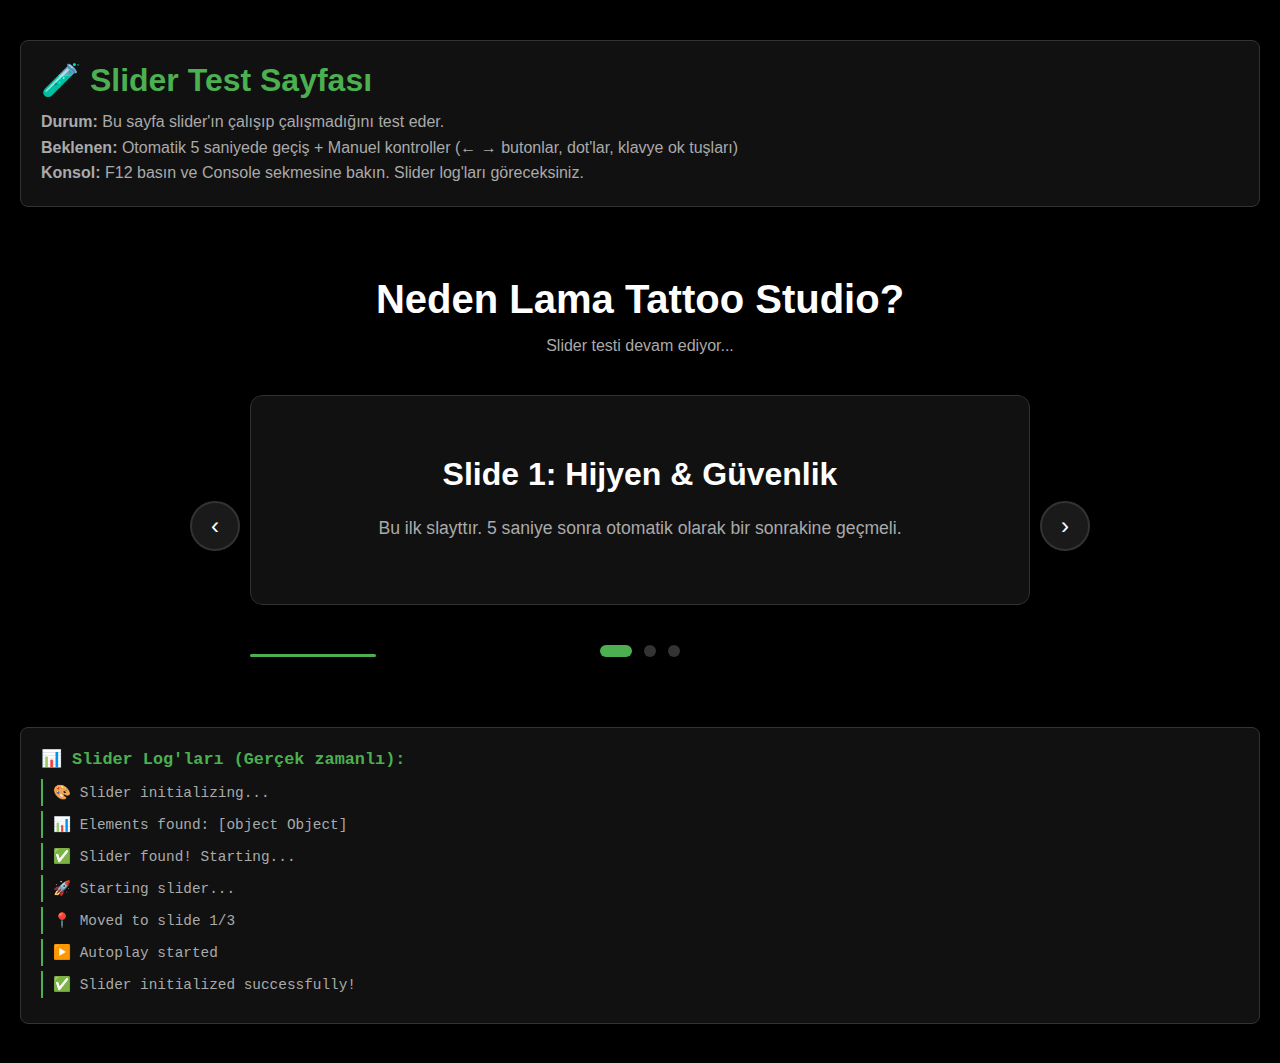
<file: slider-test.html>
<!DOCTYPE html>
<html lang="tr" data-theme="dark">
<head>
    <meta charset="UTF-8">
    <meta name="viewport" content="width=device-width, initial-scale=1.0">
    <title>Slider Test - Lama Tattoo Studio</title>
    <style>
        * {
            margin: 0;
            padding: 0;
            box-sizing: border-box;
        }

        body {
            font-family: -apple-system, BlinkMacSystemFont, 'Segoe UI', Roboto, sans-serif;
            background: #000;
            color: #fff;
            padding: 40px 20px;
        }

        .test-info {
            background: #111;
            padding: 20px;
            border-radius: 8px;
            margin-bottom: 30px;
            border: 1px solid #333;
        }

        .test-info h1 {
            margin-bottom: 10px;
            color: #4CAF50;
        }

        .test-info p {
            color: #aaa;
            line-height: 1.6;
        }

        /* SLIDER STYLES */
        .studio-info {
            padding: 40px 20px;
            text-align: center;
        }

        .section-title {
            font-size: 2.5rem;
            margin-bottom: 15px;
        }

        .section-subtitle {
            color: #aaa;
            margin-bottom: 40px;
        }

        .info-slider-container {
            position: relative;
            max-width: 900px;
            margin: 0 auto;
            padding: 0 60px;
        }

        .slider-progress {
            position: absolute;
            bottom: 0;
            left: 60px;
            height: 3px;
            background: #4CAF50;
            border-radius: 2px;
            transition: width 0.1s linear;
            z-index: 1;
        }

        .info-slider {
            overflow: hidden;
            border-radius: 12px;
        }

        .info-slider-wrapper {
            display: flex;
            transition: transform 0.5s cubic-bezier(0.645, 0.045, 0.355, 1);
        }

        .info-card {
            min-width: 100%;
            background: #111;
            padding: 60px 40px;
            border-radius: 12px;
            border: 1px solid #333;
        }

        .info-card h3 {
            font-size: 2rem;
            margin-bottom: 20px;
        }

        .info-card p {
            color: #aaa;
            line-height: 1.8;
            font-size: 1.1rem;
        }

        .slider-arrow {
            position: absolute;
            top: 50%;
            transform: translateY(-50%);
            background: rgba(255, 255, 255, 0.1);
            border: 2px solid #333;
            color: #fff;
            width: 50px;
            height: 50px;
            border-radius: 50%;
            display: flex;
            align-items: center;
            justify-content: center;
            cursor: pointer;
            font-size: 1.5rem;
            transition: all 0.3s ease;
            z-index: 10;
        }

        .slider-arrow:hover {
            background: #fff;
            color: #000;
            transform: translateY(-50%) scale(1.1);
        }

        .slider-arrow-prev {
            left: 0;
        }

        .slider-arrow-next {
            right: 0;
        }

        .slider-dots {
            display: flex;
            justify-content: center;
            gap: 12px;
            margin-top: 40px;
        }

        .slider-dot {
            width: 12px;
            height: 12px;
            border-radius: 50%;
            background: #333;
            border: none;
            cursor: pointer;
            transition: all 0.3s ease;
            padding: 0;
        }

        .slider-dot:hover {
            background: #666;
            transform: scale(1.2);
        }

        .slider-dot.active {
            background: #4CAF50;
            width: 32px;
            border-radius: 6px;
        }

        .console-output {
            background: #111;
            padding: 20px;
            border-radius: 8px;
            margin-top: 30px;
            border: 1px solid #333;
            font-family: monospace;
            font-size: 0.9rem;
            max-height: 300px;
            overflow-y: auto;
        }

        .console-output h3 {
            color: #4CAF50;
            margin-bottom: 10px;
        }

        #console-log {
            color: #aaa;
        }

        .log-entry {
            margin-bottom: 5px;
            padding: 5px;
            border-left: 2px solid #4CAF50;
            padding-left: 10px;
        }

        @media (max-width: 768px) {
            .info-slider-container {
                padding: 0 40px;
            }
            
            .slider-arrow {
                width: 40px;
                height: 40px;
                font-size: 1.2rem;
            }
            
            .slider-progress {
                left: 40px;
            }
        }
    </style>
</head>
<body>
    <div class="test-info">
        <h1>🧪 Slider Test Sayfası</h1>
        <p><strong>Durum:</strong> Bu sayfa slider'ın çalışıp çalışmadığını test eder.</p>
        <p><strong>Beklenen:</strong> Otomatik 5 saniyede geçiş + Manuel kontroller (← → butonlar, dot'lar, klavye ok tuşları)</p>
        <p><strong>Konsol:</strong> F12 basın ve Console sekmesine bakın. Slider log'ları göreceksiniz.</p>
    </div>

    <section class="studio-info">
        <h2 class="section-title">Neden Lama Tattoo Studio?</h2>
        <p class="section-subtitle">Slider testi devam ediyor...</p>
        
        <div class="info-slider-container">
            <div class="slider-progress"></div>
            
            <button class="slider-arrow slider-arrow-prev" aria-label="Önceki">‹</button>
            
            <div class="info-slider">
                <div class="info-slider-wrapper">
                    <div class="info-card">
                        <h3>Slide 1: Hijyen & Güvenlik</h3>
                        <p>Bu ilk slayttır. 5 saniye sonra otomatik olarak bir sonrakine geçmeli.</p>
                    </div>
                    <div class="info-card">
                        <h3>Slide 2: Özel Tasarım</h3>
                        <p>Bu ikinci slayttır. Ok butonları ve dot'larla da değiştirebilirsiniz.</p>
                    </div>
                    <div class="info-card">
                        <h3>Slide 3: Profesyonel Ekip</h3>
                        <p>Bu üçüncü slayttır. Klavye ok tuşları da çalışır (← →)</p>
                    </div>
                </div>
            </div>
            
            <button class="slider-arrow slider-arrow-next" aria-label="Sonraki">›</button>
            
            <div class="slider-dots">
                <button class="slider-dot active" aria-label="1. slayt"></button>
                <button class="slider-dot" aria-label="2. slayt"></button>
                <button class="slider-dot" aria-label="3. slayt"></button>
            </div>
        </div>
    </section>

    <div class="console-output">
        <h3>📊 Slider Log'ları (Gerçek zamanlı):</h3>
        <div id="console-log"></div>
    </div>

    <script>
        // Console override to show logs on page
        const consoleLogEl = document.getElementById('console-log');
        const originalLog = console.log;
        const originalWarn = console.warn;
        
        console.log = function(...args) {
            originalLog.apply(console, args);
            const logEntry = document.createElement('div');
            logEntry.className = 'log-entry';
            logEntry.textContent = args.join(' ');
            consoleLogEl.appendChild(logEntry);
            consoleLogEl.scrollTop = consoleLogEl.scrollHeight;
        };
        
        console.warn = function(...args) {
            originalWarn.apply(console, args);
            const logEntry = document.createElement('div');
            logEntry.className = 'log-entry';
            logEntry.style.borderColor = '#ff9800';
            logEntry.textContent = '⚠️ ' + args.join(' ');
            consoleLogEl.appendChild(logEntry);
            consoleLogEl.scrollTop = consoleLogEl.scrollHeight;
        };

        // SLIDER INITIALIZATION
        function initStudioSlider() {
            console.log('🎨 Slider initializing...');
            
            const slider = document.querySelector('.info-slider-wrapper');
            const slides = document.querySelectorAll('.info-card');
            const prevBtn = document.querySelector('.slider-arrow-prev');
            const nextBtn = document.querySelector('.slider-arrow-next');
            const dots = document.querySelectorAll('.slider-dot');
            const progressBar = document.querySelector('.slider-progress');
            
            console.log('📊 Elements found:', {
                slider: !!slider,
                slides: slides.length,
                prevBtn: !!prevBtn,
                nextBtn: !!nextBtn,
                dots: dots.length,
                progressBar: !!progressBar
            });
            
            if (!slider || slides.length === 0) {
                console.warn('⚠️ Slider elements not found!');
                return;
            }
            
            console.log('✅ Slider found! Starting...');
            
            let currentSlide = 0;
            let autoPlayInterval;
            let progressInterval;
            const autoPlayDuration = 5000;
            const progressUpdateInterval = 50;
            
            function goToSlide(index) {
                currentSlide = index;
                slider.style.transform = `translateX(-${currentSlide * 100}%)`;
                console.log(`📍 Moved to slide ${currentSlide + 1}/${slides.length}`);
                
                dots.forEach((dot, i) => {
                    if (i === currentSlide) {
                        dot.classList.add('active');
                    } else {
                        dot.classList.remove('active');
                    }
                });
                
                resetProgress();
            }
            
            function nextSlide() {
                currentSlide = (currentSlide + 1) % slides.length;
                goToSlide(currentSlide);
            }
            
            function prevSlide() {
                currentSlide = (currentSlide - 1 + slides.length) % slides.length;
                goToSlide(currentSlide);
            }
            
            function resetProgress() {
                if (progressBar) {
                    progressBar.style.width = '0%';
                }
                clearInterval(progressInterval);
                startProgress();
            }
            
            function startProgress() {
                if (!progressBar) return;
                
                let progress = 0;
                const increment = (100 / (autoPlayDuration / progressUpdateInterval));
                
                progressInterval = setInterval(() => {
                    progress += increment;
                    if (progress >= 100) {
                        progress = 100;
                        clearInterval(progressInterval);
                    }
                    progressBar.style.width = progress + '%';
                }, progressUpdateInterval);
            }
            
            function startAutoPlay() {
                stopAutoPlay();
                autoPlayInterval = setInterval(nextSlide, autoPlayDuration);
                startProgress();
                console.log('▶️ Autoplay started');
            }
            
            function stopAutoPlay() {
                clearInterval(autoPlayInterval);
                clearInterval(progressInterval);
            }
            
            if (prevBtn) {
                prevBtn.addEventListener('click', () => {
                    console.log('⬅️ Previous clicked');
                    stopAutoPlay();
                    prevSlide();
                    startAutoPlay();
                });
            }
            
            if (nextBtn) {
                nextBtn.addEventListener('click', () => {
                    console.log('➡️ Next clicked');
                    stopAutoPlay();
                    nextSlide();
                    startAutoPlay();
                });
            }
            
            dots.forEach((dot, index) => {
                dot.addEventListener('click', () => {
                    console.log(`⚪ Dot ${index + 1} clicked`);
                    stopAutoPlay();
                    goToSlide(index);
                    startAutoPlay();
                });
            });
            
            document.addEventListener('keydown', (e) => {
                if (e.key === 'ArrowLeft') {
                    console.log('⌨️ Arrow Left');
                    stopAutoPlay();
                    prevSlide();
                    startAutoPlay();
                } else if (e.key === 'ArrowRight') {
                    console.log('⌨️ Arrow Right');
                    stopAutoPlay();
                    nextSlide();
                    startAutoPlay();
                }
            });
            
            console.log('🚀 Starting slider...');
            goToSlide(0);
            startAutoPlay();
            console.log('✅ Slider initialized successfully!');
        }

        // Initialize on page load
        document.addEventListener('DOMContentLoaded', initStudioSlider);
    </script>
</body>
</html>
</file>
